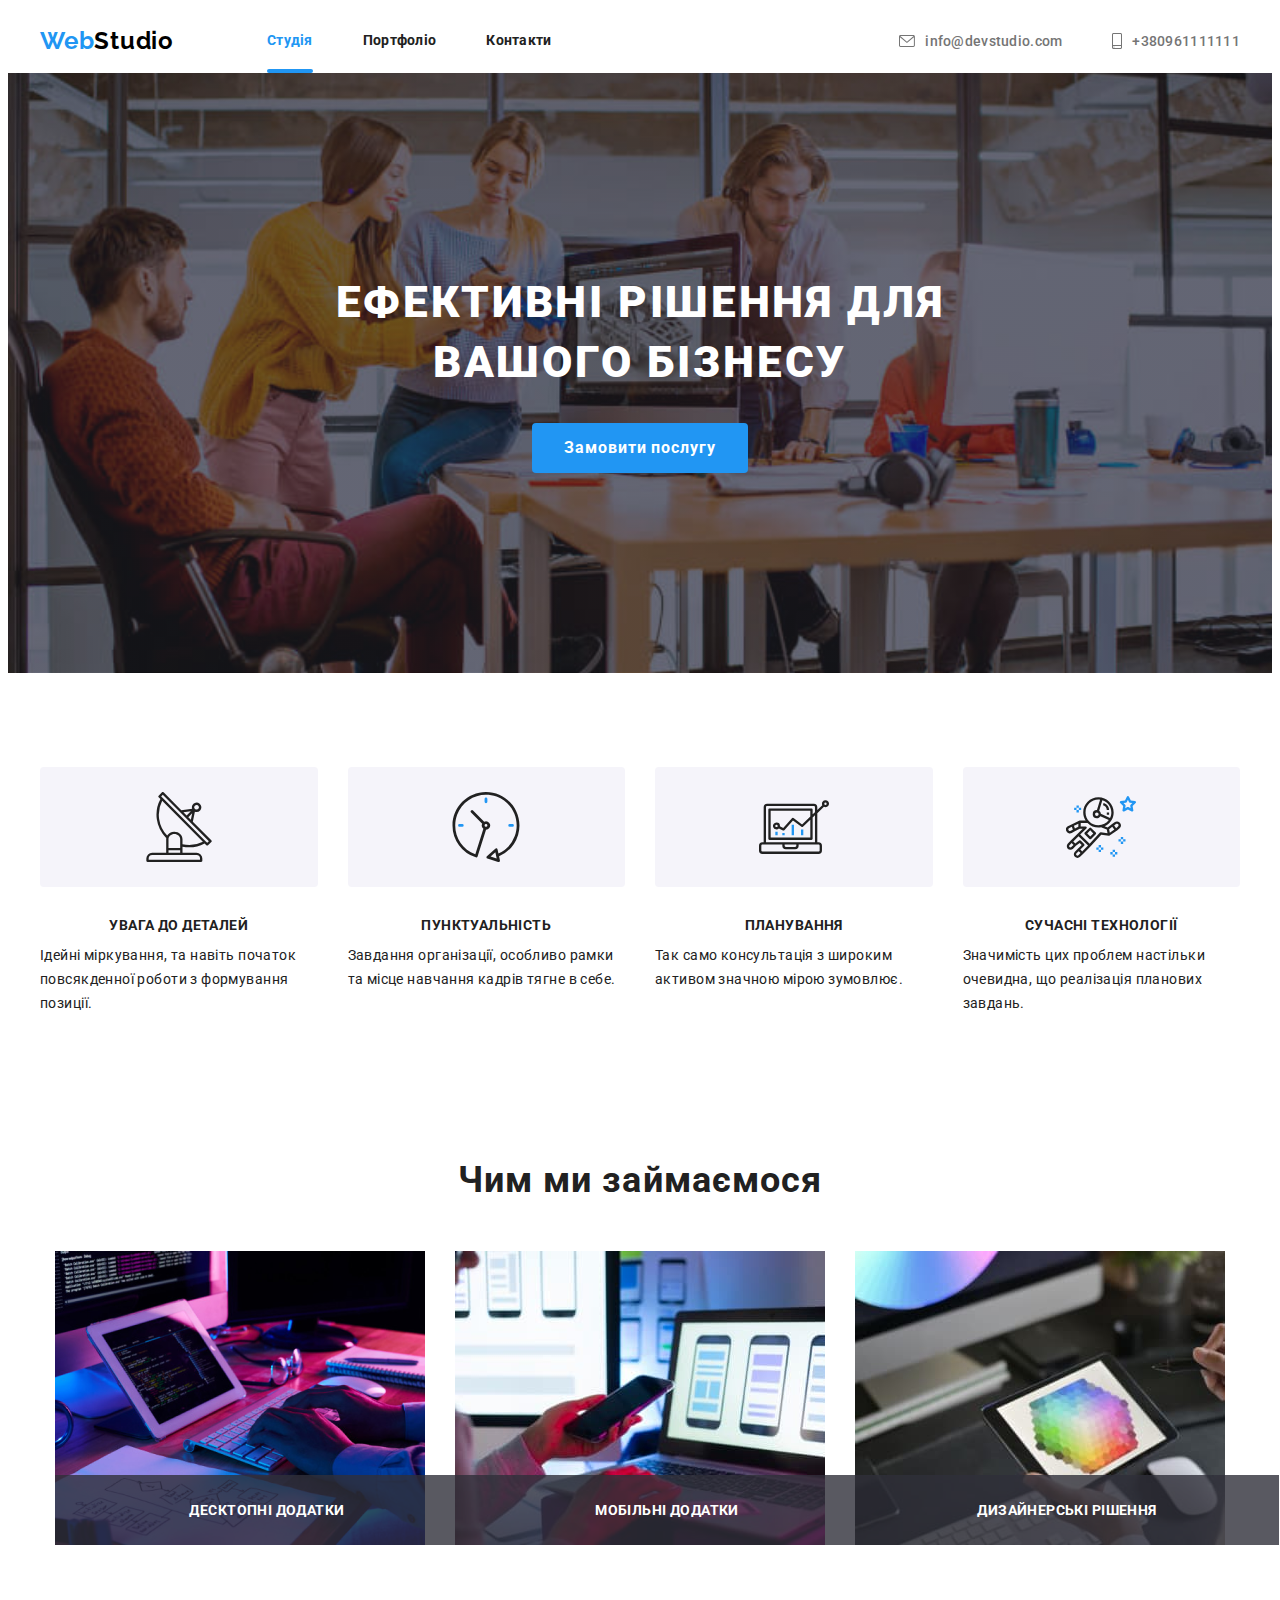
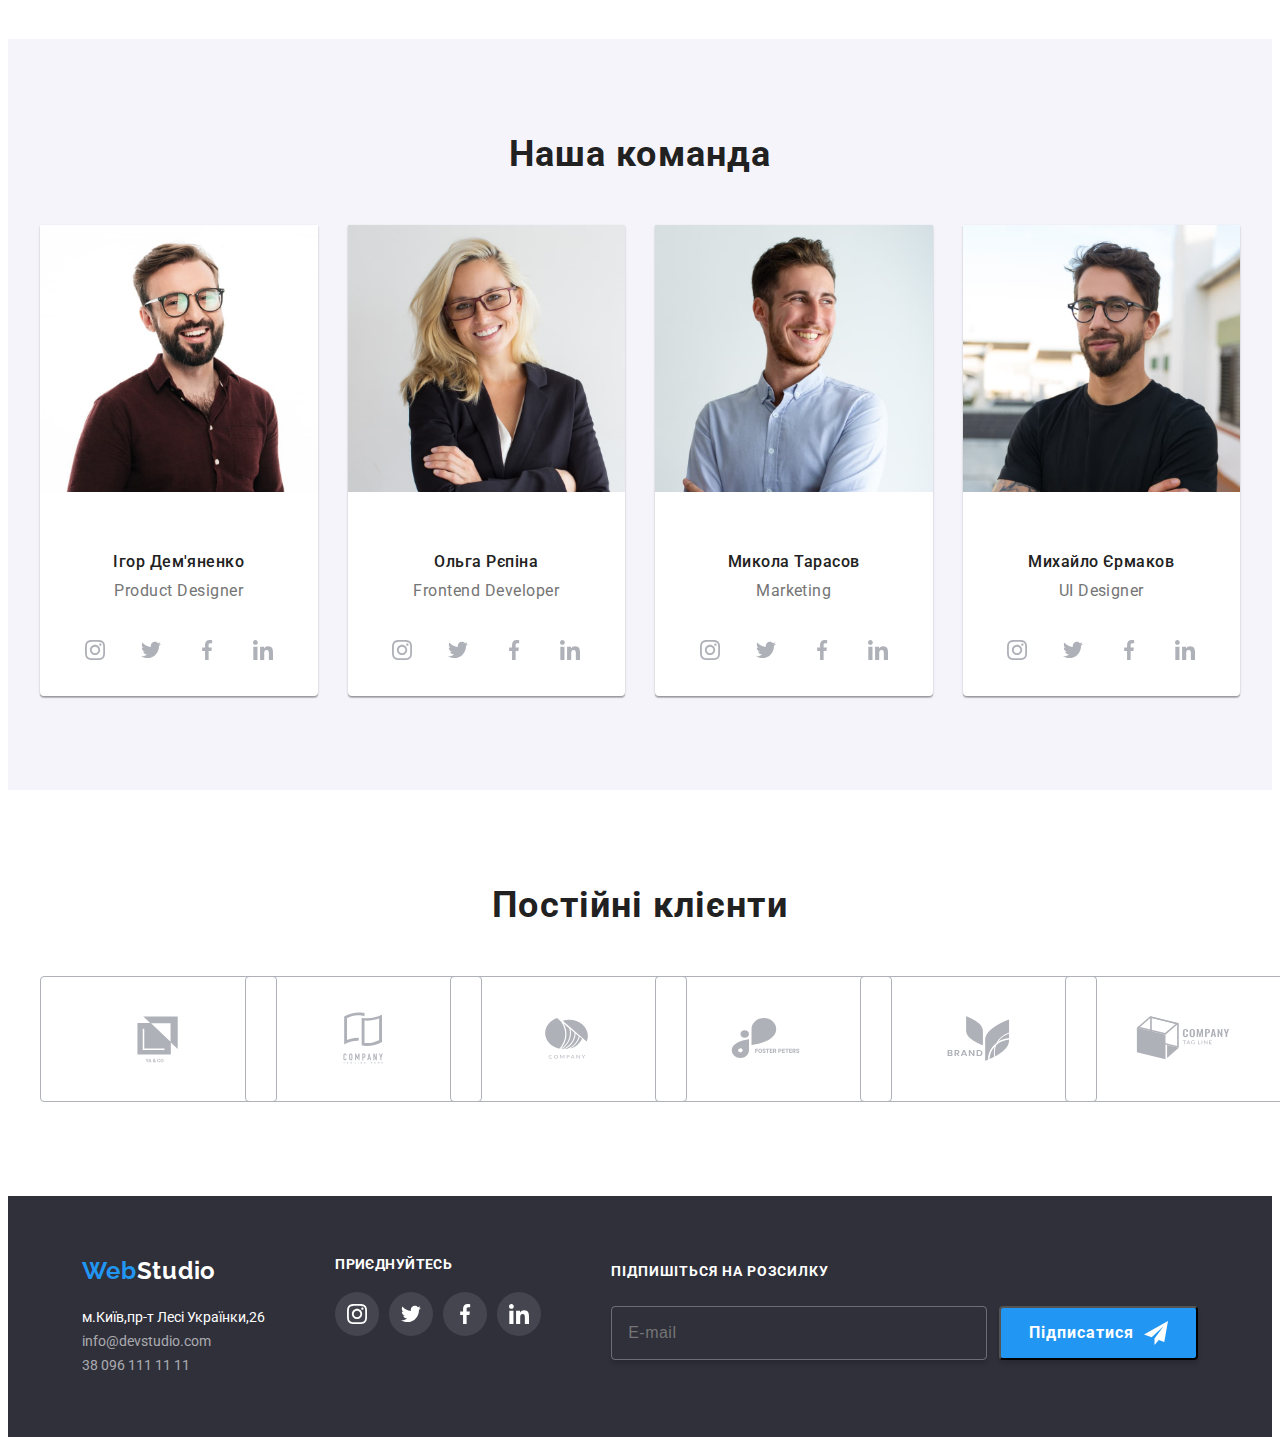
<file: index.html>
<!DOCTYPE html>
<html lang="en">
  <head>
    <meta charset="UTF-8" />
    <meta name="viewport" content="width=device-width, initial-scale=1.0" />
    <title>Webstudio</title>
    <link rel="shortcut icon" href="./images/favicon.svg" type="image/x-icon" />
    <link
      rel="stylesheet"
      href="https://cdnjs.cloudflare.com/ajax/libs/modern-normalize/2.0.0/modern-normalize.min.css"
      integrity="sha512-4xo8blKMVCiXpTaLzQSLSw3KFOVPWhm/TRtuPVc4WG6kUgjH6J03IBuG7JZPkcWMxJ5huwaBpOpnwYElP/m6wg=="
      crossorigin="anonymous"
      referrerpolicy="no-referrer"
    />
    <link rel="preconnect" href="https://fonts.googleapis.com" />
    <link rel="preconnect" href="https://fonts.gstatic.com" crossorigin />
    <link
      href="https://fonts.googleapis.com/css2?family=Raleway:wght@700&family=Roboto:wght@400;500;700;900&display=swap"
      rel="stylesheet"
    />
    <link rel="stylesheet" href="./css/main.min.css" />
  </head>
  <body>
    <header class="header">
    
        <div class=" container header__container">
          <a href="./index.html" class="logo">
            <span class="logo__accent">Web</span>Studio</a
          >
          
          <nav class="nav">
            <ul class="list nav__list">
              <li class="nav__item">
                <a href="./index.html" class="nav__link link nav__link--current"
                  ><b>Студія</b></a
                >
              </li>
              <li class="nav__item">
                <a href="./portfolio.html" class="nav__link link"
                  ><b>Портфоліо</b></a
                >
              </li>
              <li class="nav__item">
                <a href="./index.html" class="nav__link link">
                  <b>Контакти</b></a
                >
              </li>
            </ul>
          </nav>
          <ul class="list info-list">
            <li class="info-list__item">
              <a
                href="mailto:info@devstudio.com"
                target="_blank"
                class="info-list__link link "
                ><svg class="info-list__icon" width="16" height="12">
                  <use href="./images/symbol-defs.svg#icon-email"></use></svg>info@devstudio.com</a >
            </li>
            <li class="info-list__item">
              <a href="tel:+380961111111" class="info-list__link link"
                ><svg class="info-list__icon" width="10" height="16">
                  <use
                    href="./images/symbol-defs.svg#icon-smartphone"
                  ></use></svg>+380961111111</a>
            </li>
          </ul>
          <button type="button" class="menu-btn-open js-open-menu" aria-expanded="false" aria-controls="mobile-menu">
            <a href="#" class="btn-menu">
              <svg width="40" height="40" class="menu__icon">
                <use href="./images/symbol-defs.svg#icon-menu"></use>
              </svg>
            </a>
          </button>
          
          <div class="menu-container js-menu-container" id="mobile-menu">
          
            <nav class="nav-mobile-menu" id="mobile-nav">
              <ul class="list nav-mobile-menu__list">
                <li class="nav-mobile-menu__item">
                  <a href="./index.html" class="nav-mobile-menu__link link nav-mobile-menu__link--carrent" id="menu-item-1" name="menu-item">Студія</a>
                </li>
                <li class="nav-mobile-menu__item">
                  <a href="./portfolio.html" class="nav-mobile-menu__link link" id="menu-item-2"
                    name="menu-item">Портфоліо</a>
                </li>
                <li class="nav-mobile-menu__item">
                  <a href="./index.html" class="nav-mobile-menu__link link" id="menu-item-3" name="menu-item">Контакти</a>
                </li>
              </ul>
            </nav>
          <div>
            <ul class="list info-mobile-menu-list">
              <li class="info-mobile-menu-list__item">
                <a href="tel:+380961111111" class="info-mobile-menu-list__link link">+380961111111</a>
              </li>
              <li class="info-mobile-menu-list__item">
                <a href="mailto:info@devstudio.com" target="_blank" class="info-mobile-menu-list__link link">info@devstudio.com</a>
              </li>
              
            </ul>
          
            <ul class="soc-net-mobile-menu-list list">
              <li class="soc-net-mobile-menu-list__item">
                <a href="https://www.instagram.com/" class="soc-net-mobile-menu-list__link link" target="_blank">Istagram</a>
              </li>
              <li class="soc-net-mobile-menu-list__item">
                <a href="https://twitter.com/" class="soc-net-mobile-menu-list__link link" target="_blank">Twitter</a>
              </li>
              <li class="soc-net-mobile-menu-list__item">
                <a href="https://www.facebook.com/" class="soc-net-mobile-menu-list__link link" target="_blank">Facebook</a>
              </li>
              <li class="soc-net-mobile-menu-list__item">
                <a href="https://fi.linkedin.com/" class="soc-net-mobile-menu-list__link link" target="_blank">Linkedin</a>
              </li>
            </ul>
          </div>
            <button type="button" class="menu-btn-close js-close-menu "aria-expanded="false" aria-controls="mobile-menu">
             
                <svg width="19" height="19" class="menu__icon-close">
                  <use href="./images/symbol-defs.svg#icon-close"></use>
                </svg>
              
            </button>
          
          </div>
          

      </div>
    </header>
    <main class="main">
      <section class="hero">
        <div class="container">
          <h1 class="hero__title">
            ЕФЕКТИВНІ РІШЕННЯ ДЛЯ<br />
            ВАШОГО БІЗНЕСУ
          </h1>
          <button type="button" class="hero__btn btn" data-modal-open>
            Замовити послугу
          </button>
        </div>
      </section>
      <section class="advantages">
        <div class="container">
          <h2 class="visually-hidden">advantages</h2>
          <ul class="advantages__list list">
            <li class="advantages__item">
              <h3 class="advantages__subtitle">Увага до деталей</h3>
              <p class="advantages__text">
                Ідейні міркування, та навіть початок
                повсякденної роботи з формування 
                позиції.
              </p>
            </li>
            <li class="advantages__item">
              <h3 class="advantages__subtitle">Пунктуальність</h3>
              <p class="advantages__text">
                Завдання організації, особливо рамки та місце навчання
                кадрів тягне в себе.
              </p>
            </li>
            <li class="advantages__item">
              <h3 class="advantages__subtitle">Планування</h3>
              <p class="advantages__text">
                Так само консультація з широким
                активом значною мірою зумовлює.
              </p>
            </li>
          <li class="advantages__item">
              <h3 class="advantages__subtitle">Сучасні технології</h3>
              <p class="advantages__text">
                Значимість цих проблем настільки 
                очевидна, що реалізація планових завдань.
              </p>
            </li>
          </ul>
        </div>
      </section>
      <section class="performance">
        <div class="container">
          <h2 class="performance__title">Чим ми займаємося</h2>
          <ul class="performance__list list">
            <li class="performance__item">
              <img
                class="performance__img"
                  srcset="
                                    ./images/performance_webstudio/webstudio_performance_1.jpg 370w
                                       ./images/performance_webstudio/webstudio_performance@2x_1.jpg 900w "
             sizes=" 100%"
                           src="./images/performance_webstudio/webstudio_performance_1.jpg"

                alt="tablet white "
              />
              <h3 class="performance__subtitle">Десктопні додатки</h3>
            </li>
            <li class="performance__item">
              <img
                class="performance__img"
                 srcset="
                                    ./images/performance_webstudio/webstudio_performance_2.jpg 370w
                                       ./images/performance_webstudio/webstudio_performance@2x_2.jpg 900w "
             sizes=" 100%"
                           src="./images/performance_webstudio/webstudio_performance_2.jpg"
                alt="computer"
              />
              <h3 class="performance__subtitle">Мобільні додатки</h3>
            </li>
            <li class="performance__item">
              <img
                class="performance__img"
                 srcset="
                                    ./images/performance_webstudio/webstudio_performance_3.jpg 370w
                                       ./images/performance_webstudio/webstudio_performance@2x_3.jpg 740w "
             sizes=" 100%"
                           src="./images/performance_webstudio/webstudio_performance_3.jpg"
                alt="tablet grey"
              />
              <h3 class="performance__subtitle">Дизайнерські рішення</h3>
            </li>
          </ul>
        </div>
      </section>
      <section class="workers">
        <div class="container">
          <h2 class="workers__title">Наша команда</h2>
          <ul class="workers__list list">
            <li class="workers__item">
              <img
                class="workers__img"
                  srcset="
                                    ./images/webstudio_workers/webstudio_worker_tab_1.jpg    354w,
                                     ./images/workers_webstudio/webstudio_worker_desk_1.jpg    370w,
                                    ./images/workers_webstudio/webstudio_worker_mob_1.jpg    450w,
                                      ./images/workers_webstudio/webstudio_worker_tab@2x_1.jpg 708w,
                                      ./images/workers_webstudio/webstudio_worker_desk@2x_1.jpg 740w,
                                       ./images/workers_webstudio/webstudio_worker_mob@2x_1.jpg 900w "
             sizes="(min-width: 1200px) 370px, (min-width: 768px) 354px, 100%"
                           src="./images/workers_webstudio/webstudio_worker_mob_1.jpg"
                alt="Ігор Дем'яненко"
              />
              <div class="workers__wrapper">
                <h3 class="workers__subtitle">Ігор Дем'яненко</h3>
                <p class="workers__text">Product Designer</p>
                <ul class="workers-soc-net list">
                  <li class="workers-soc-net__item">
                    <a href="" class="workers-soc-net__link">
                      <svg width="20" height="20" class="workers-soc-net__icon">
                        <use
                          href="./images/symbol-defs.svg#icon-instagram"
                        ></use>
                      </svg>
                    </a>
                  </li>
                  <li class="workers-soc-net__item">
                    <a href="" class="workers-soc-net__link">
                      <svg width="20" height="20" class="workers-soc-net__icon">
                        <use href="./images/symbol-defs.svg#icon-twitter"></use>
                      </svg>
                    </a>
                  </li>
                  <li class="workers-soc-net__item">
                    <a href="" class="workers-soc-net__link">
                      <svg width="20" height="20" class="workers-soc-net__icon">
                        <use
                          href="./images/symbol-defs.svg#icon-facebook"
                        ></use>
                      </svg>
                    </a>
                  </li>
                  <li class="workers-soc-net__item">
                    <a href="" class="workers-soc-net__link">
                      <svg width="20" height="20" class="workers-soc-net__icon">
                        <use
                          href="./images/symbol-defs.svg#icon-linkedin"
                        ></use>
                      </svg>
                    </a>
                  </li>
                </ul>
              </div>
            </li>
            <li class="workers__item">
              <img
                class="workers__img" 
                 srcset="
                                    ./images/webstudio_workers/webstudio_worker_tab_2.jpg    354w,
                                     ./images/workers_webstudio/webstudio_worker_desk_2.jpg    370w,
                                    ./images/workers_webstudio/webstudio_worker_mob_2.jpg    450w,
                                      ./images/workers_webstudio/webstudio_worker_tab@2x_2.jpg 708w,
                                      ./images/workers_webstudio/webstudio_worker_desk@2x_2.jpg 740w,
                                       ./images/workers_webstudio/webstudio_worker_mob@2x_2.jpg 900w "
             sizes="(min-width: 1200px) 370px, (min-width: 768px) 354px, 100%"
                           src="./images/workers_webstudio/webstudio_worker_mob_2.jpg"
                alt="Ольга Рєпіна"
              />
              <div class="workers__wrapper">
                <h3 class="workers__subtitle">Ольга Рєпіна</h3>
                <p class="workers__text">Frontend Developer</p>
                <ul class="workers-soc-net list">
                  <li class="workers-soc-net__item">
                    <a href="" class="workers-soc-net__link">
                      <svg width="20" height="20" class="workers-soc-net__icon">
                        <use
                          href="./images/symbol-defs.svg#icon-instagram"
                        ></use>
                      </svg>
                    </a>
                  </li>
                  <li class="workers-soc-net__item">
                    <a href="" class="workers-soc-net__link">
                      <svg width="20" height="20" class="workers-soc-net__icon">
                        <use href="./images/symbol-defs.svg#icon-twitter"></use>
                      </svg>
                    </a>
                  </li>
                  <li class="workers-soc-net__item">
                    <a href="" class="workers-soc-net__link">
                      <svg width="20" height="20" class="workers-soc-net__icon">
                        <use
                          href="./images/symbol-defs.svg#icon-facebook"
                        ></use>
                      </svg>
                    </a>
                  </li>
                  <li class="workers-soc-net__item">
                    <a href="" class="workers-soc-net__link">
                      <svg width="20" height="20" class="workers-soc-net__icon">
                        <use
                          href="./images/symbol-defs.svg#icon-linkedin"
                        ></use>
                      </svg>
                    </a>
                  </li>
                </ul>
              </div>
            </li>
            <li class="workers__item">
              <img
                class="workers__img"
                        srcset="
                                    ./images/webstudio_workers/webstudio_worker_tab_3.jpg    354w,
                                     ./images/workers_webstudio/webstudio_worker_desk_3.jpg    370w,
                                    ./images/workers_webstudio/webstudio_worker_mob_3.jpg    450w,
                                      ./images/workers_webstudio/webstudio_worker_tab@2x_3.jpg 708w,
                                      ./images/workers_webstudio/webstudio_worker_desk@2x_3.jpg 740w,
                                       ./images/workers_webstudio/webstudio_worker_mob@2x_3.jpg 900w "
             sizes="(min-width: 1200px) 370px, (min-width: 768px) 354px, 100%"
                           src="./images/workers_webstudio/webstudio_worker_mob_3.jpg"
                alt="Микола Тарасов"
              />
              <div class="workers__wrapper">
                <h3 class="workers__subtitle">Микола Тарасов</h3>
                <p class="workers__text">Marketing</p>
                <ul class="workers-soc-net list">
                  <li class="workers-soc-net__item">
                    <a href="" class="workers-soc-net__link">
                      <svg width="20" height="20" class="workers-soc-net__icon">
                        <use
                          href="./images/symbol-defs.svg#icon-instagram"
                        ></use>
                      </svg>
                    </a>
                  </li>
                  <li class="workers-soc-net__item">
                    <a href="" class="workers-soc-net__link">
                      <svg width="20" height="20" class="workers-soc-net__icon">
                        <use href="./images/symbol-defs.svg#icon-twitter"></use>
                      </svg>
                    </a>
                  </li>
                  <li class="workers-soc-net__item">
                    <a href="" class="workers-soc-net__link">
                      <svg width="20" height="20" class="workers-soc-net__icon">
                        <use
                          href="./images/symbol-defs.svg#icon-facebook"
                        ></use>
                      </svg>
                    </a>
                  </li>
                  <li class="workers-soc-net__item">
                    <a href="" class="workers-soc-net__link">
                      <svg width="20" height="20" class="workers-soc-net__icon">
                        <use
                          href="./images/symbol-defs.svg#icon-linkedin"
                        ></use>
                      </svg>
                    </a>
                  </li>
                </ul>
              </div>
            </li>
            <li class="workers__item">
              <img
                class="workers__img"
                 srcset="
                                    ./images/webstudio_workers/webstudio_worker_tab_4.jpg    354w,
                                     ./images/workers_webstudio/webstudio_worker_desk_4.jpg    370w,
                                    ./images/workers_webstudio/webstudio_worker_mob_4.jpg    450w,
                                      ./images/workers_webstudio/webstudio_worker_tab@2x_4.jpg 708w,
                                      ./images/workers_webstudio/webstudio_worker_desk@2x_4.jpg 740w,
                                       ./images/workers_webstudio/webstudio_worker_mob@2x_4.jpg 900w "
             sizes="(min-width: 1200px) 370px, (min-width: 768px) 354px, 100%"
                           src="./images/workers_webstudio/webstudio_worker_mob_4.jpg"
                alt="Михайло Єрмаков"
              />
              <div class="workers__wrapper">
                <h3 class="workers__subtitle">Михайло Єрмаков</h3>
                <p class="workers__text">UI Designer</p>
                <ul class="workers-soc-net list">
                  <li class="workers-soc-net__item">
                    <a href="" class="workers-soc-net__link">
                      <svg width="20" height="20" class="workers-soc-net__icon">
                        <use
                          href="./images/symbol-defs.svg#icon-instagram"
                        ></use>
                      </svg>
                    </a>
                  </li>
                  <li class="workers-soc-net__item">
                    <a href="" class="workers-soc-net__link">
                      <svg width="20" height="20" class="workers-soc-net__icon">
                        <use href="./images/symbol-defs.svg#icon-twitter"></use>
                      </svg>
                    </a>
                  </li>
                  <li class="workers-soc-net__item">
                    <a href="" class="workers-soc-net__link">
                      <svg width="20" height="20" class="workers-soc-net__icon">
                        <use
                          href="./images/symbol-defs.svg#icon-facebook"
                        ></use>
                      </svg>
                    </a>
                  </li>
                  <li class="workers-soc-net__item">
                    <a href="" class="workers-soc-net__link">
                      <svg width="20" height="20" class="workers-soc-net__icon">
                        <use
                          href="./images/symbol-defs.svg#icon-linkedin"
                        ></use>
                      </svg>
                    </a>
                  </li>
                </ul>
              </div>
            </li>
          </ul>
        </div>
      </section>
      <section class="clients">
        <div class="container">
          <h2 class="clients__title">Постійні клієнти</h2>
          <ul class="clients__list list">
            <li class="clients__item">
              <a href="" class="clients__link">
                <svg width="105" height="66" class="clients__icon">
                  <use href="./images/symbol-defs.svg#icon-yago"></use>
                </svg>
              </a>
            </li>
            <li class="clients__item">
              <a href="" class="clients__link">
                <svg width="105" height="66" class="clients__icon">
                  <use href="./images/symbol-defs.svg#icon-tagline-here"></use>
                </svg>
              </a>
            </li>
            <li class="clients__item">
              <a href="" class="clients__link">
                <svg width="105" height="66" class="clients__icon">
                  <use href="./images/symbol-defs.svg#icon-company"></use>
                </svg>
              </a>
            </li>
            <li class="clients__item">
              <a href="" class="clients__link">
                <svg width="105" height="66" class="clients__icon">
                  <use href="./images/symbol-defs.svg#icon-fosterpeters"></use>
                </svg>
              </a>
            </li>
            <li class="clients__item">
              <a href="" class="clients__link">
                <svg width="105" height="66" class="clients__icon">
                  <use href="./images/symbol-defs.svg#icon-brandcompany"></use>
                </svg>
              </a>
            </li>
            <li class="clients__item">
              <a href="" class="clients__link">
                <svg width="105" height="66" class="clients__icon">
                  <use href="./images/symbol-defs.svg#icon-tagline"></use>
                </svg>
              </a>
            </li>
          </ul>
        </div>
      </section>
    </main>
    <footer class="footer">
      <div class="container">
        <div>
          <a href="/index.html" class="footer__logo logo">
            <span class="logo__accent">Web</span>Studio</a
          >
          <address class="address">
            <a
              class="address__link"
              href="https://goo.gl/maps/wJGUWYpMPXE8eBvSA"
              target="_blank"
              >м.Київ,пр-т Лесі Українки,26</a
            ><br />
            <a
              class="address__link"
              href="mailto:info@devstudio.com"
              target="_blank"
              >info@devstudio.com</a
            ><br />
            <a class="address__link" href="tel:+380961111111"
              >38 096 111 11 11</a
            >
          </address>
        </div>
        <div>
          <p class="footer__text">приєднуйтесь</p>
          <ul class="footer-soc-net list">
            <li class="footer-soc-net__item">
              <a href="" class="footer-soc-net__link">
                <svg width="20" height="20" class="footer-soc-net__icon">
                  <use href="./images/symbol-defs.svg#icon-instagram"></use>
                </svg>
              </a>
            </li>
            <li class="footer-soc-net__item">
              <a href="" class="footer-soc-net__link">
                <svg width="20" height="20" class="footer-soc-net__icon">
                  <use href="./images/symbol-defs.svg#icon-twitter"></use>
                </svg>
              </a>
            </li>
            <li class="footer-soc-net__item">
              <a href="" class="footer-soc-net__link">
                <svg width="20" height="20" class="footer-soc-net__icon">
                  <use href="./images/symbol-defs.svg#icon-facebook"></use>
                </svg>
              </a>
            </li>
            <li class="footer-soc-net__item">
              <a href="" class="footer-soc-net__link">
                <svg width="20" height="20" class="footer-soc-net__icon">
                  <use href="./images/symbol-defs.svg#icon-linkedin"></use>
                </svg>
              </a>
            </li>
          </ul>
        </div>
        <div class="footer__div">
          <p class="footer-div__text">Підпишіться на розсилку</p>
          <form class="footer__form">
            <input
              type="email"
              name="email"
              placeholder="E-mail"
              class="footer__input"
            />
            <button type="submit" class="footer__btn btn">Підписатися</button>
          </form>
        </div>
      </div>
    </footer>

    <div class="backdrop is-hidden" data-modal>
      <div class="modal">
        <button type="”button”" class="modal__btn-close" data-modal-close>
          <svg width="13" height="13" class="modal-icon">
            <use href="./images/symbol-defs.svg#icon-close"></use>
          </svg>
        </button>
        <p class="modal__title">Залиште свої дані, ми вам передзвонимо</p>
        <form class="modal__form">
          <label class="modal__label"
            >Ім'я
            <input
              type="text"
              name="name"
              autofocus
              class="modal__input"
              required
            />
            <svg width="18" height="18" class="modal__icon">
              <use href="./images/symbol-defs.svg#icon-person"></use>
            </svg>
          </label>
          <label class="modal__label"
            >Телефон
            <input type="text" name="text" class="modal__input" required />
            <svg width="18" height="18" class="modal__icon">
              <use href="./images/symbol-defs.svg#icon-phone"></use>
            </svg>
          </label>
          <label class="modal__label"
            >Пошта
            <input type="email" name="email" class="modal__input" required />
            <svg width="18" height="18" class="modal__icon">
              <use href="./images/symbol-defs.svg#icon-email-modal"></use>
            </svg>
          </label>
          <label class="modal__label"
            >Коментар
            <textarea
              name="comment"
              cols="30"
              rows="10"
              placeholder="Введіть текст"
              class="modal__textarea"
            ></textarea>
          </label>
          <label class="modal__checkbox">
            <input type="checkbox" class="modal__checkbox-input visually-hidden" />
            <div class="modal__checkbox-custom"> </div>
            <p class="modal__text-rules">
              Погоджуюся з розсилкою та приймаю
              <a href="" class="modal__link">Умови договору</a>
            </p>
          </label>
          <button type="submit" class="modal__btn btn">Відправити</button>
        </form>
      </div>
    </div> </footer>
    <script src="./js/modal.js"></script>
    <script src="./js/mobile-menu.js"></script>
  </body>
</html>
</file>
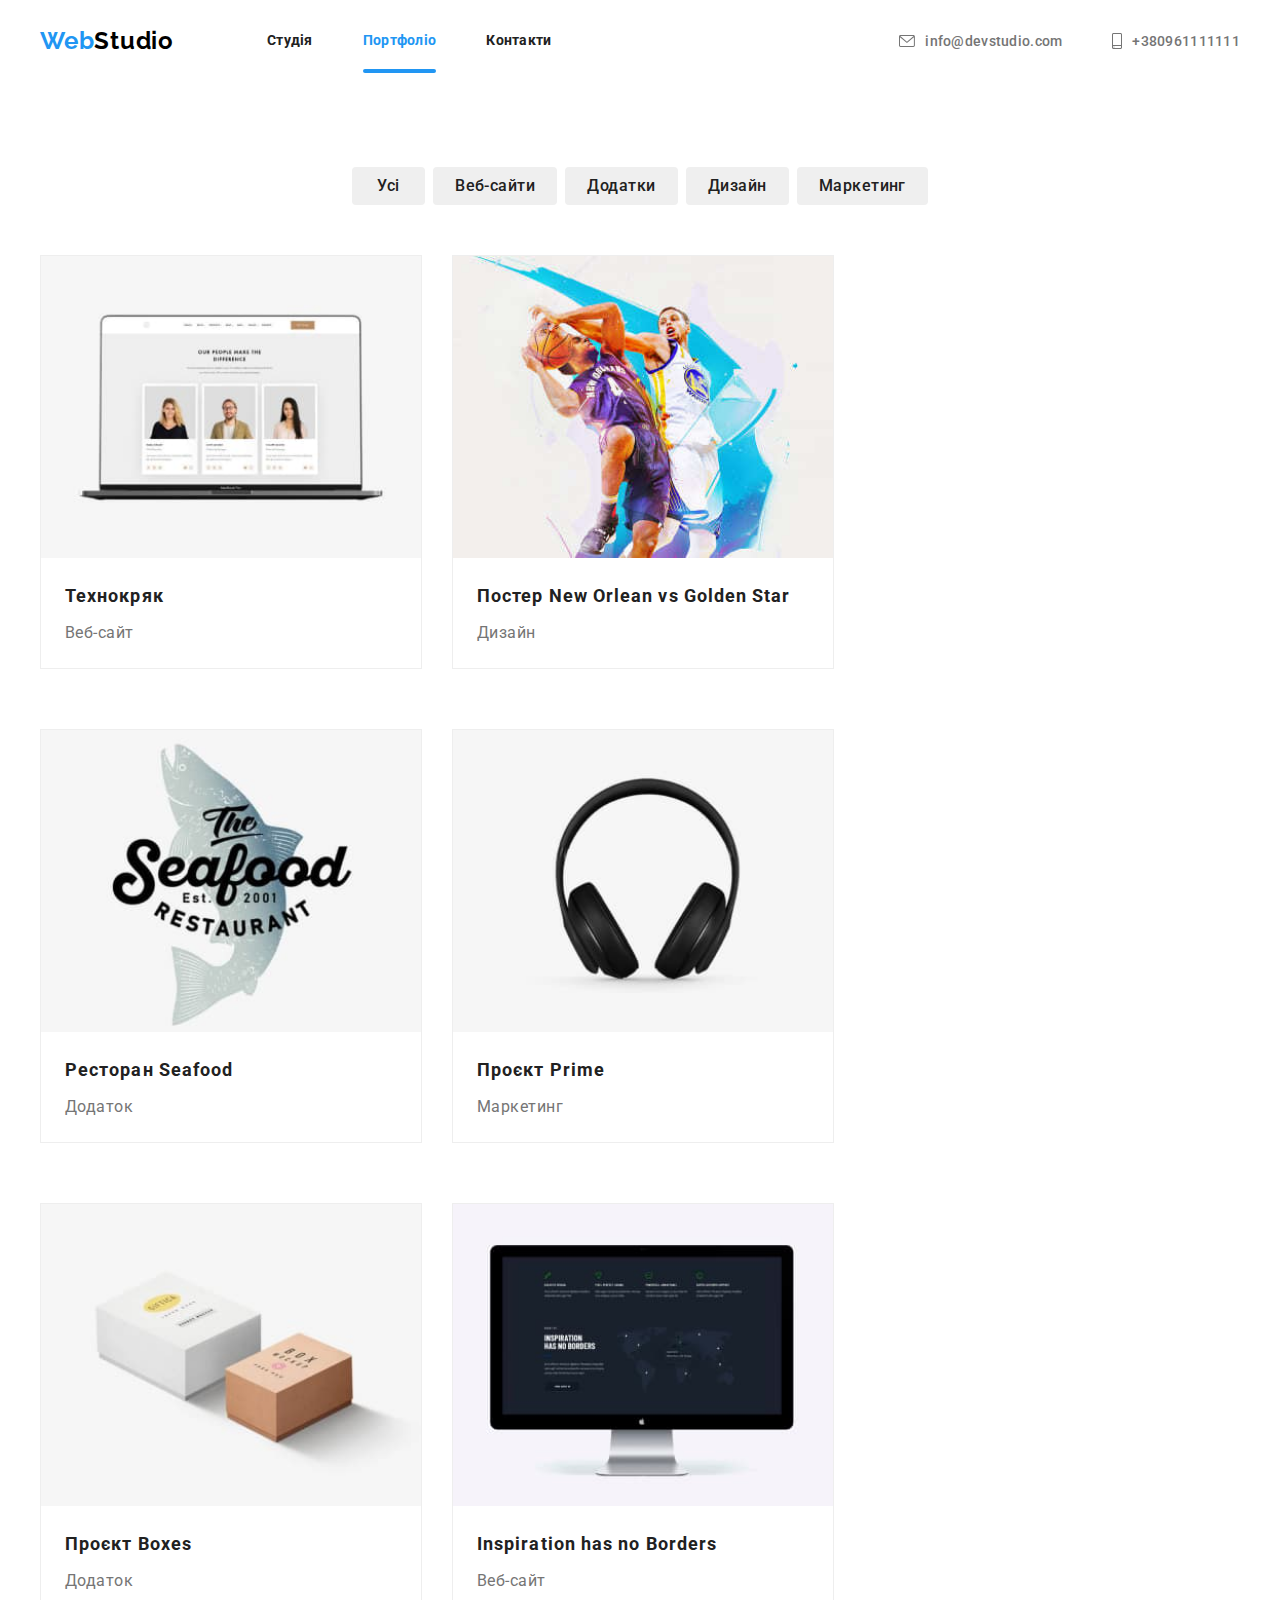
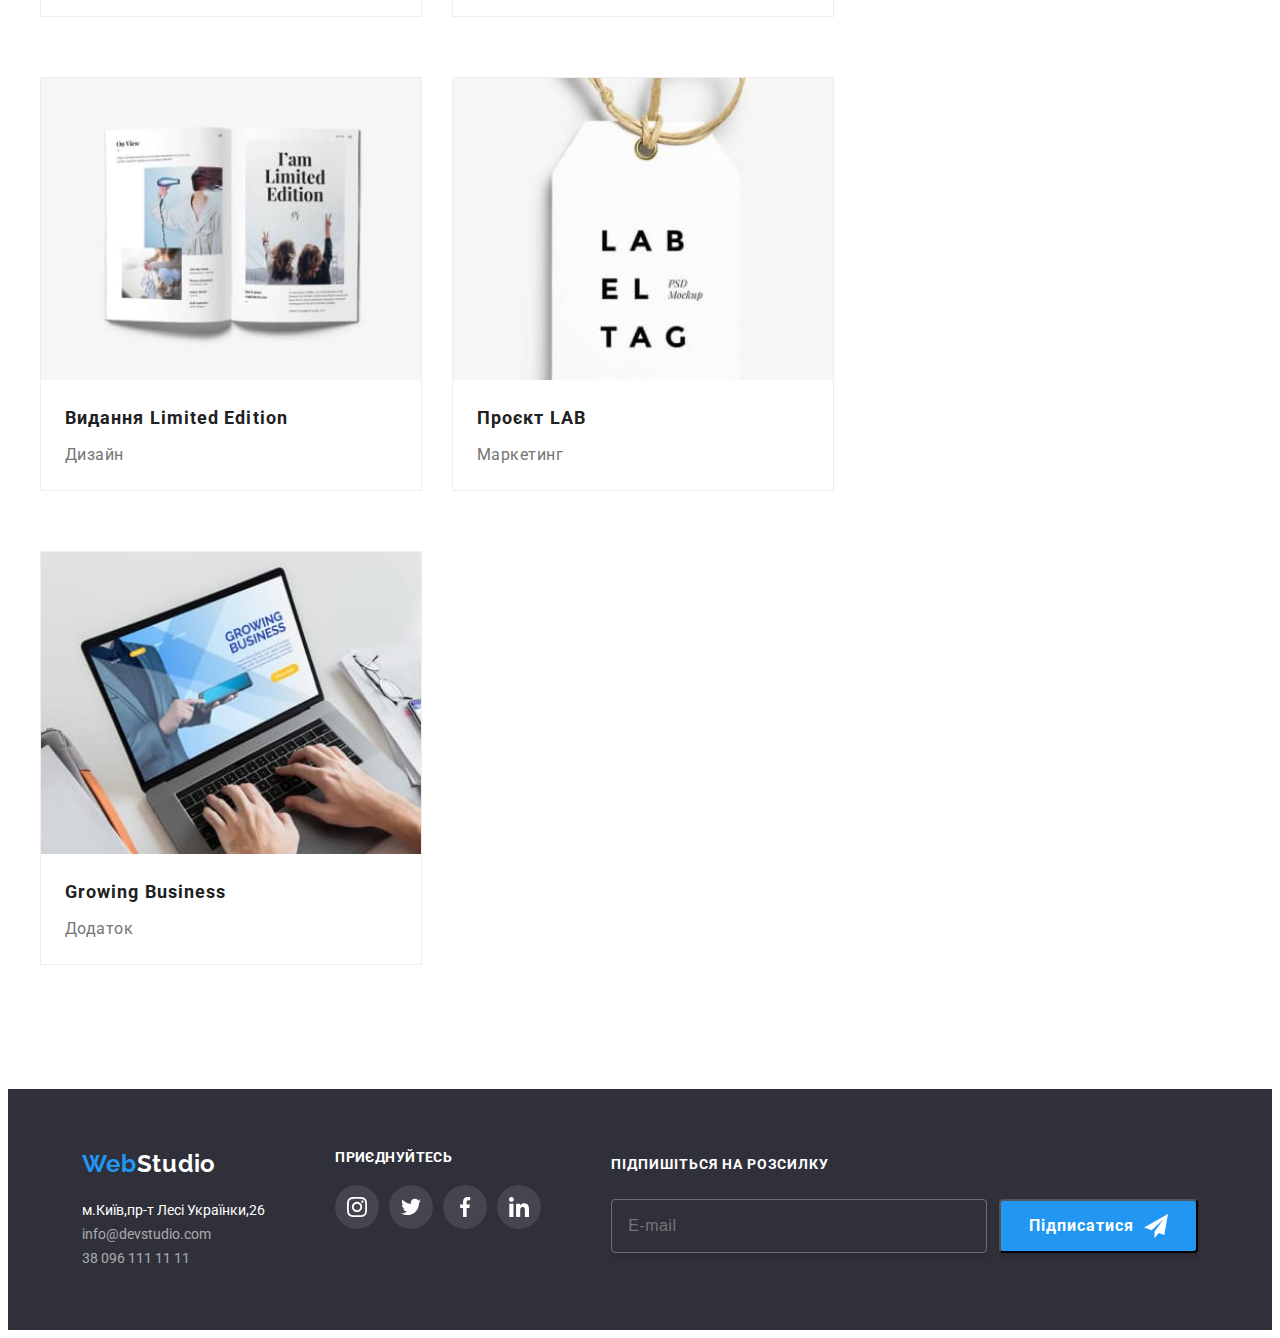
<file: portfolio.html>
<!DOCTYPE html>
<html lang="en">
<head>
  <meta charset="UTF-8" />
  <meta name="viewport" content="width=device-width, initial-scale=1.0" />
  <title>Портфоліо</title>
  <link rel="shortcut icon" href="./images/favicon.svg" type="image/x-icon">
  <link rel="stylesheet" href="https://cdnjs.cloudflare.com/ajax/libs/modern-normalize/2.0.0/modern-normalize.min.css"
    integrity="sha512-4xo8blKMVCiXpTaLzQSLSw3KFOVPWhm/TRtuPVc4WG6kUgjH6J03IBuG7JZPkcWMxJ5huwaBpOpnwYElP/m6wg=="
    crossorigin="anonymous" referrerpolicy="no-referrer" />
  <link rel="preconnect" href="https://fonts.googleapis.com" />
  <link rel="preconnect" href="https://fonts.gstatic.com" crossorigin />
  <link href="https://fonts.googleapis.com/css2?family=Raleway:wght@700&family=Roboto:wght@400;500;700;900&display=swap"
    rel="stylesheet" />
  <link rel="stylesheet" href="./css/main.min.css">
</head>
<body class="second-page">
  <header class="header"> 
    <div class="container header__container">
      <a href="./index.html" class="logo"> <span class="logo__accent">Web</span>Studio</a>
      
      <nav class="nav">
        <ul class="list nav__list">
          <li class="nav__item">
            <a href="./index.html" class="nav__link link"><b>Студія</b></a>
          </li>
          <li class="nav__item">
            <a href="./portfolio.html" class=" nav__link link nav__link--current"><b>Портфоліо</b></a>
          </li>
          <li class="nav__item">
            <a href="./index.html" class="nav__link link"> <b>Контакти</b></a>
          </li>
        </ul>
      </nav>
      <ul class=" list info-list">
        <li class="info-list__item"> <a href="mailto:info@devstudio.com" target="_blank" class="info-list__link"><svg
              class="info-list__icon" width="16" height="12">
              <use href="./images/symbol-defs.svg#icon-email"></use>
            </svg>info@devstudio.com</a> </li>
        <li class="info-list__item"><a href="tel:+380961111111" class="info-list__link"><svg class="info-list__icon" width="10"
              height="16">
              <use href="./images/symbol-defs.svg#icon-smartphone"></use>
            </svg>+380961111111</a></li>
      </ul>
      <button type="button" class="menu-btn-open js-open-menu" aria-expanded="false" aria-controls="mobile-menu">
        <a href="#" class="btn-menu">
          <svg width="40" height="40" class="menu__icon">
            <use href="./images/symbol-defs.svg#icon-menu"></use>
          </svg>
        </a>
      </button>
      
      </div>
      <div class="menu-container js-menu-container" id="mobile-menu">
        <nav class="nav-mobile-menu" id="mobile-nav">
          <ul class="list nav-mobile-menu__list">
            <li class="nav-mobile-menu__item">
              <a href="./index.html" class="nav-mobile-menu__link link" id="menu-item-1" name="menu-item">Студія</a>
            </li>
            <li class="nav-mobile-menu__item">
              <a href="./portfolio.html" class="nav-mobile-menu__link link nav-mobile-menu__link--carrent" id="menu-item-2"
                name="menu-item">Портфоліо</a>
            </li>
            <li class="nav-mobile-menu__item">
              <a href="./index.html" class="nav-mobile-menu__link link" id="menu-item-3" name="menu-item">Контакти</a>
            </li>
          </ul>
        </nav>
      
        <ul class="list info-mobile-menu-list">
          <li class="info-mobile-menu-list__item">
            <a href="tel:+380961111111" class="info-mobile-menu-list__link">+380961111111</a>
          </li>
          <li class="info-mobile-menu-list__item">
            <a href="mailto:info@devstudio.com" target="_blank" class="info-mobile-menu-list__link">info@devstudio.com</a>
          </li>
          
        </ul>
      
        <ul class="soc-net-mobile-menu-list list">
          <li class="soc-net-mobile-menu-list__item">
            <a href="https://www.instagram.com/" class="soc-net-mobile-menu-list__link link">instagram</a>
          </li>
          <li class="soc-net-mobile-menu-list__item">
            <a href="https://twitter.com/" class="soc-net-mobile-menu-list__link link">Twitter</a>
          </li>
          <li class="soc-net-mobile-menu-list__item">
            <a href="https://www.facebook.com/" class="soc-net-mobile-menu-list__link link">Facebook</a>
          </li>
          <li class="soc-net-mobile-menu-list__item">
            <a href="https://fi.linkedin.com/" class="soc-net-mobile-menu-list__link link">Linkedin</a>
          </li>
        </ul>
      
        <button type="button" class="menu-btn-close js-close-menu">
         
            <svg width="13" height="13" class="menu__icon-close">
              <use href="./images/symbol-defs.svg#icon-close"></use>
            </svg>
          
        </button>
        </div>
      </div>
  </header>
  <main class="main">
    <section class="projects">
      <h2 class="visually-hidden">projects</h2>
      <div class="container">
        <ul class="filters__list list">
          <li class="filters__item">
            <button type="button" class="filters__btn">Усі</button>
          </li>
          <li class="filters__item">
            <button type="button" class="filters__btn">Веб-сайти</button>
          </li>
          <li class="filters__item">
            <button type="button" class="filters__btn">Додатки</button>
          </li>
          <li class="filters__item">
            <button type="button" class="filters__btn">Дизайн</button>
          </li>
          <li class="filters__item">
            <button type="button" class="filters__btn">Маркетинг</button>
          </li>
        </ul>
        <ul class="projects__list list">
          <li class="projects__item">
            <a href="" class="projects__link link">
              <div class="projects__wrapper-image">
                <picture>
                  <source
                    srcset="./images/portfolio_webstudio/webstudio_portfolio_desk_1.jpg 1x, ./images/portfolio_webstudio/@2xwebstudio_portfolio_desk@2x_1.jpg 2x"
                    media="(min-width:1200px)" sizes=”370px” />
                  <source
                    srcset="./images/portfolio_webstudio/webstudio_portfolio_tab_1.jpg 1x, ./images/portfolio_webstudio/@2x/webstudio_portfolio_tab@2x_1.jpg 2x"
                    media="(min-width:768px)" sizes=”354px” />
                  <source
                    srcset="./images/portfolio_webstudio/webstudio_portfolio_mob_1.jpg 1x, ./images/portfolio_webstudio/@2x/webstudio_portfolio_mob@2x_1.jpg 2x"
                    media="(max-width:767px)" / sizes=”100%”>
                  <img class="projects__img" src="./images/portfolio_webstudio/webstudio_portfolio_desk_1.jpg" alt="laptop" />
                </picture>
                <div class="projects__overley">
                  <p class="projects__overley-text">Ресурс пропонує комплексні пропозиції з різним рівнем функціоналу та
                    сервісів. Все це дозволить відвідувачу отримати
                    вичерпні відомості про компанію чи приватну особу.</p>
                </div>
              </div>
              <div class="projects__wrapper-info">
                <h2 class="projects__subtitle">Технокряк</h2>
                <p class="projects__text">Веб-сайт</p>
              </div>
            </a>
          </li>
          <li class="projects__item">
            <a href="" class="projects__link link">
              <div class="projects__wrapper-image">
                <picture>
                  <source
                    srcset="./images/portfolio_webstudio/webstudio_portfolio_desk_2.jpg 1x, ./images/portfolio_webstudio/@2xwebstudio_portfolio_desk@2x_2.jpg 2x"
                    media="(min-width:1200px)" sizes=”370px” />
                  <source
                    srcset="./images/portfolio_webstudio/webstudio_portfolio_tab_2.jpg 1x, ./images/portfolio_webstudio/@2x/webstudio_portfolio_tab@2x_2.jpg 2x"
                    media="(min-width:768px)" sizes=”354px” />
                  <source
                    srcset="./images/portfolio_webstudio/webstudio_portfolio_mob_2.jpg 1x, ./images/portfolio_webstudio/@2x/webstudio_portfolio_mob@2x_2.jpg 2x"
                    media="(max-width:767px)" / sizes=”100%”>
                 <img class="projects__img" src="./images/portfolio_webstudio/webstudio_portfolio_desk_2.jpg" alt="basketball players" />
                </picture>
                <div class="projects__overley">
                  <p class="projects__overley-text">Ресурс пропонує комплексні пропозиції з різним рівнем функціоналу та
                    сервісів. Все це дозволить відвідувачу
                    отримати
                    вичерпні відомості про компанію чи приватну особу.</p>
                </div>
              </div>
              <div class="projects__wrapper-info">
                <h2 class="projects__subtitle">
                  Постер New Orlean vs Golden Star
                </h2>
                <p class="projects__text">Дизайн</p>
              </div>
            </a>
          </li>
          <li class="projects__item">
            <a href="" class="projects__link link">
              <div class="projects__wrapper-image">
                <picture>
                  <source
                    srcset="./images/portfolio_webstudio/webstudio_portfolio_desk_3.jpg 1x, ./images/portfolio_webstudio/@2xwebstudio_portfolio_desk@2x_3.jpg 2x"
                    media="(min-width:1200px)" sizes=”370px” />
                  <source
                    srcset="./images/portfolio_webstudio/webstudio_portfolio_tab_3.jpg 1x, ./images/portfolio_webstudio/@2x/webstudio_portfolio_tab@2x_3.jpg 2x"
                    media="(min-width:768px)" sizes=”354px” />
                  <source
                    srcset="./images/portfolio_webstudio/webstudio_portfolio_mob_3.jpg 1x, ./images/portfolio_webstudio/@2x/webstudio_portfolio_mob@2x_3.jpg 2x"
                    media="(max-width:767px)" / sizes=”100%”>
                <img class="projects__img" src="./images/portfolio_webstudio/webstudio_portfolio_desk_3.jpg" alt="fish" />
                </picture>
                
                <div class="projects__overley">
                  <p class="projects__overley-text">Ресурс пропонує комплексні пропозиції з різним рівнем функціоналу та
                    сервісів. Все це дозволить відвідувачу
                    отримати
                    вичерпні відомості про компанію чи приватну особу.</p>
                </div>
              </div>
              <div class="projects__wrapper-info">
                <h2 class="projects__subtitle">Ресторан Seafood</h2>
                <p class="projects__text">Додаток</p>
              </div>
            </a>
          </li>
          <li class="projects__item">
            <a href="" class="projects__link link">
              <div class="projects__wrapper-image">
                <picture>
                  <source
                    srcset="./images/portfolio_webstudio/webstudio_portfolio_desk_4.jpg 1x, ./images/portfolio_webstudio/@2xwebstudio_portfolio_desk@2x_4.jpg 2x"
                    media="(min-width:1200px)" sizes=”370px” />
                  <source
                    srcset="./images/portfolio_webstudio/webstudio_portfolio_tab_4.jpg 1x, ./images/portfolio_webstudio/@2x/webstudio_portfolio_tab@2x_4.jpg 2x"
                    media="(min-width:768px)" sizes=”354px” />
                  <source
                    srcset="./images/portfolio_webstudio/webstudio_portfolio_mob_4.jpg 1x, ./images/portfolio_webstudio/@2x/webstudio_portfolio_mob@2x_4.jpg 2x"
                    media="(max-width:767px)" / sizes=”100%”>
                  <img class="projects__img" src="./images/portfolio_webstudio/webstudio_portfolio_desk_4.jpg" alt="earphones" />
                </picture>
                <div class="projects__overley">
                  <p class="projects__overley-text">Ресурс пропонує комплексні пропозиції з різним рівнем функціоналу та
                    сервісів. Все це дозволить відвідувачу
                    отримати
                    вичерпні відомості про компанію чи приватну особу.</p>
                </div>
              </div>
              <div class="projects__wrapper-info">
                <h2 class="projects__subtitle">Проєкт Prime</h2>
                <p class="projects__text">Маркетинг</p>
              </div>
            </a>
          </li>
          <li class="projects__item">
            <a href="" class="projects__link link">
              <div class="projects__wrapper-image">
                <picture>
                  <source
                    srcset="./images/portfolio_webstudio/webstudio_portfolio_desk_5.jpg 1x, ./images/portfolio_webstudio/@2xwebstudio_portfolio_desk@2x_5.jpg 2x"
                    media="(min-width:1200px)" sizes=”370px” />
                  <source
                    srcset="./images/portfolio_webstudio/webstudio_portfolio_tab_5.jpg 1x, ./images/portfolio_webstudio/@2x/webstudio_portfolio_tab@2x_5.jpg 2x"
                    media="(min-width:768px)" sizes=”354px” />
                  <source
                    srcset="./images/portfolio_webstudio/webstudio_portfolio_mob_5.jpg 1x, ./images/portfolio_webstudio/@2x/webstudio_portfolio_mob@2x_5.jpg 2x"
                    media="(max-width:767px)" / sizes=”100%”>
                  
                </picture>
                <img class="projects__img" src="./images/portfolio_webstudio/webstudio_portfolio_desk_5.jpg" alt="boxes" />
                <div class="projects__overley">
                  <p class="projects__overley-text">Ресурс пропонує комплексні пропозиції з різним рівнем функціоналу та
                    сервісів. Все це дозволить відвідувачу
                    отримати
                    вичерпні відомості про компанію чи приватну особу.</p>
                </div>
              </div>
              <div class="projects__wrapper-info">
                <h2 class="projects__subtitle">Проєкт Boxes</h2>
                <p class="projects__text">Додаток</p>
              </div>
            </a>
          </li>
          <li class="projects__item">
            <a href="" class="projects__link link">
              <div class="projects__wrapper-image">
                <picture>
                  <source
                    srcset="./images/portfolio_webstudio/webstudio_portfolio_desk_6.jpg 1x, ./images/portfolio_webstudio/@2xwebstudio_portfolio_desk@2x_6.jpg 2x"
                    media="(min-width:1200px)" sizes=”370px” />
                  <source
                    srcset="./images/portfolio_webstudio/webstudio_portfolio_tab_6.jpg 1x, ./images/portfolio_webstudio/@2x/webstudio_portfolio_tab@2x_6.jpg 2x"
                    media="(min-width:768px)" sizes=”354px” />
                  <source
                    srcset="./images/portfolio_webstudio/webstudio_portfolio_mob_6.jpg 1x, ./images/portfolio_webstudio/@2x/webstudio_portfolio_mob@2x_6.jpg 2x"
                    media="(max-width:767px)" / sizes=”100%”>
                  <img class="projects__img" src="./images/portfolio_webstudio/webstudio_portfolio_desk_6.jpg" alt="computer" />
                </picture>
                
                <div class="projects__overley">
                  <p class="projects__overley-text">Ресурс пропонує комплексні пропозиції з різним рівнем функціоналу та
                    сервісів. Все це дозволить відвідувачу
                    отримати
                    вичерпні відомості про компанію чи приватну особу.</p>
                </div>
              </div>
              <div class="projects__wrapper-info">
                <h2 class="projects__subtitle">Inspiration has no Borders</h2>
                <p class="projects__text">Веб-сайт</p>
              </div>
            </a>
          </li>
          <li class="projects__item">
            <a href="" class="projects__link link">
              <div class="projects__wrapper-image">
                <picture>
                  <source
                    srcset="./images/portfolio_webstudio/webstudio_portfolio_desk_7.jpg 1x, ./images/portfolio_webstudio/@2xwebstudio_portfolio_desk@2x_7.jpg 2x"
                    media="(min-width:1200px)" sizes=”370px” />
                  <source
                    srcset="./images/portfolio_webstudio/webstudio_portfolio_tab_7.jpg 1x, ./images/portfolio_webstudio/@2x/webstudio_portfolio_tab@2x_7.jpg 2x"
                    media="(min-width:768px)" sizes=”354px” />
                  <source
                    srcset="./images/portfolio_webstudio/webstudio_portfolio_mob_7.jpg 1x, ./images/portfolio_webstudio/@2x/webstudio_portfolio_mob@2x_7.jpg 2x"
                    media="(max-width:767px)" / sizes=”100%”>
                                  <img class="projects__img" src="./images/portfolio_webstudio/webstudio_portfolio_desk_7.jpg" alt="megazine" />
                </picture>

                <div class="projects__overley">
                  <p class="projects__overley-text">Ресурс пропонує комплексні пропозиції з різним рівнем функціоналу та
                    сервісів. Все це дозволить відвідувачу
                    отримати
                    вичерпні відомості про компанію чи приватну особу.</p>
                </div>
              </div>
              <div class="projects__wrapper-info">
                <h2 class="projects__subtitle">Видання Limited Edition</h2>
                <p class="projects__text">Дизайн</p>
              </div>
            </a>
          </li>
          <li class="projects__item">
            <a href="" class="projects__link link">
              <div class="projects__wrapper-image">
                <picture>
                  <source
                    srcset="./images/portfolio_webstudio/webstudio_portfolio_desk_8.jpg 1x, ./images/portfolio_webstudio/@2xwebstudio_portfolio_desk@2x_8.jpg 2x"
                    media="(min-width:1200px)" sizes=”370px” />
                  <source
                    srcset="./images/portfolio_webstudio/webstudio_portfolio_tab_8.jpg 1x, ./images/portfolio_webstudio/@2x/webstudio_portfolio_tab@2x_8.jpg 2x"
                    media="(min-width:768px)" sizes=”354px” />
                  <source
                    srcset="./images/portfolio_webstudio/webstudio_portfolio_mob_8.jpg 1x, ./images/portfolio_webstudio/@2x/webstudio_portfolio_mob@2x_8.jpg 2x"
                    media="(max-width:767px)" / sizes=”100%”>
                  <img class="projects__img" src="./images/portfolio_webstudio/webstudio_portfolio_desk_8.jpg" alt="label" />
                </picture>
                
                <div class="projects__overley">
                  <p class="projects__overley-text">Ресурс пропонує комплексні пропозиції з різним рівнем функціоналу та
                    сервісів. Все це дозволить відвідувачу
                    отримати
                    вичерпні відомості про компанію чи приватну особу.</p>
                </div>
              </div>

              <div class="projects__wrapper-info">
                <h2 class="projects__subtitle">Проєкт LAB</h2>
                <p class="projects__text">Маркетинг</p>
              </div>
            </a>
          </li>
          <li class="projects__item">
            <a href="" class="projects__link link">
              <div class="projects__wrapper-image">
                <picture>
                  <source
                    srcset="./images/portfolio_webstudio/webstudio_portfolio_desk_9.jpg 1x, ./images/portfolio_webstudio/@2xwebstudio_portfolio_desk@2x_9.jpg 2x"
                    media="(min-width:1200px)" sizes=”370px” />
                  <source
                    srcset="./images/portfolio_webstudio/webstudio_portfolio_tab_9.jpg 1x, ./images/portfolio_webstudio/@2x/webstudio_portfolio_tab@2x_9.jpg 2x"
                    media="(min-width:768px)" sizes=”354px” />
                  <source
                    srcset="./images/portfolio_webstudio/webstudio_portfolio_mob_9.jpg 1x, ./images/portfolio_webstudio/@2x/webstudio_portfolio_mob@2x_9.jpg 2x"
                    media="(max-width:767px)" / sizes=”100%”>
<img class="projects__img" src="./images/portfolio_webstudio/webstudio_portfolio_desk_9.jpg" alt="advertising" />
                </picture>
                <div class="projects__overley">
                  <p class="projects__overley-text">Ресурс пропонує комплексні пропозиції з різним рівнем функціоналу та
                    сервісів. Все це дозволить відвідувачу
                    отримати
                    вичерпні відомості про компанію чи приватну особу.</p>
                </div>
              </div>
              <div class="projects__wrapper-info">
                <h2 class="projects__subtitle">Growing Business</h2>
                <p class="projects__text">Додаток</p>
              </div>
            </a>
          </li>
        </ul>
      </div>
    </section>
  </main>
  <footer class="footer">
    <div class="container">
      <div>
        <a href="/index.html" class="footer__logo logo"> <span class="logo__accent">Web</span>Studio</a>
        <address class="address">
          <a class="address__link" href="https://goo.gl/maps/wJGUWYpMPXE8eBvSA" target="_blank"
            class="address__map">м.Київ,пр-т Лесі Українки,26</a> </br>
          <a class="address__link" href="mailto:info@devstudio.com" target="_blank"
            class="address__mailto">info@devstudio.com</a></br>
          <a class="address__link" href="tel:+380961111111" class="address-tel">38 096 111 11 11</a>
        </address>
      </div>
      <div>
        <p class="footer__text">приєднуйтесь</p>
        <ul class="footer-soc-net list">
          <li class="footer-soc-net__item">
            <a href="" class="footer-soc-net__link">
              <svg width="20" height="20" class="footer-soc-net__icon">
                <use href="./images/symbol-defs.svg#icon-instagram"></use>
              </svg>
            </a>
          </li>
          <li class="footer-soc-net__item">
            <a href="" class="footer-soc-net__link">
              <svg width="20" height="20" class="footer-soc-net__icon">
                <use href="./images/symbol-defs.svg#icon-twitter"></use>
              </svg>
            </a>
          </li>
          <li class="footer-soc-net__item">
            <a href="" class="footer-soc-net__link">
              <svg width="20" height="20" class="footer-soc-net__icon">
                <use href="./images/symbol-defs.svg#icon-facebook"></use>
              </svg>
            </a>
          <li class="footer-soc-net__item">
            <a href="" class="footer-soc-net__link">
              <svg width="20" height="20" class="footer-soc-net__icon">
                <use href="./images/symbol-defs.svg#icon-linkedin"></use>
              </svg>
            </a>
          </li>
        </ul>
      </div>
      <div class="footer__div">
        <p class="footer-div__text">Підпишіться на розсилку</p>
        <form class="footer__form">
          <input type="email" name="email" placeholder="E-mail" class="footer__input">
          <button type="submit" class="footer__btn btn">Підписатися</button>
        </form>
      </div>
    </div>
  </footer>
  <script src="./js/mobile-menu.js"></script>
</body>
</html>
</file>
<file: css/main.min.css>
.clients__title,.performance__title{color:#212121;text-align:center;font-size:36px;font-weight:700;letter-spacing:1.08px}.logo{font-family:Raleway,sans-serif;color:#000;font-size:26px;font-weight:700;letter-spacing:.78px;justify-self:left;text-decoration:none;margin-right:0 auto}@media screen and (min-width: 480px){.logo{font-size:24px}}@media screen and (min-width: 768px){.logo{font-size:24px}}.footer__logo{color:#fff;margin-bottom:20px;display:block;text-align:center}@media screen and (min-width: 1200px){.footer__logo{text-align:left}}.logo__accent{color:#2196f3}.hero__btn{display:block;margin:0 auto;border:none;padding:10px 24px}@media screen and (min-width: 1200px){.hero__btn{padding:10px 32px}}.footer__btn{display:block;gap:10px;-webkit-box-shadow:0px 4px 4px 0px rgba(0,0,0,.15);box-shadow:0px 4px 4px 0px rgba(0,0,0,.15);padding:10px 28px 10px 28px;margin:0 auto;display:-webkit-box;display:-ms-flexbox;display:flex;-webkit-box-align:center;-ms-flex-align:center;align-items:center}.footer__btn::after{content:"";display:inline-block;height:24px;width:24px;background-image:url(../images/icon-send.svg);background-repeat:no-repeat;background-position:center}.modal__btn{display:block;margin:0 auto;border:rgba(0,0,0,0);-webkit-box-shadow:0px 4px 4px 0px rgba(0,0,0,.15);box-shadow:0px 4px 4px 0px rgba(0,0,0,.15);padding:10px 52px;margin-top:30px}.btn{font-family:inherit;color:#fff;text-align:center;font-size:16px;font-weight:700;line-height:30px;letter-spacing:.96px;border-radius:4px;background:#2196f3;-webkit-transition:opacity 250ms cubic-bezier(0.4, 0, 0.2, 1);transition:opacity 250ms cubic-bezier(0.4, 0, 0.2, 1)}.btn:hover,.btn:focus{cursor:pointer;opacity:.8}body{font-family:Roboto}h1,h2,h3,h4,p{margin-top:0;margin-bottom:0}ul{margin-top:0;margin-bottom:0;padding-left:0}img{display:block;max-width:100%;width:100%;height:auto}.list{list-style:none;padding:0}.link{text-decoration:none}.visually-hidden{position:absolute;width:1px;height:1px;margin:-1px;border:0;padding:0;white-space:nowrap;-webkit-clip-path:inset(100%);clip-path:inset(100%);clip:rect(0 0 0 0);overflow:hidden}.container{padding:0 15px;margin:0 auto;min-width:320px}@media screen and (min-width: 480px){.container{min-width:480px}}@media screen and (min-width: 768px){.container{min-width:768px}}@media screen and (min-width: 1200px){.container{width:1200px}}.header{padding-top:16px;padding-bottom:16px}@media screen and (min-width: 768px){.header{padding-top:0px;padding-bottom:0px}}.header__container{display:-webkit-box;display:-ms-flexbox;display:flex;-webkit-box-align:center;-ms-flex-align:center;align-items:center;-webkit-box-pack:justify;-ms-flex-pack:justify;justify-content:space-between}.nav{font-size:14px;font-weight:500;letter-spacing:.28px;margin-left:93px;display:none}@media screen and (min-width: 768px){.nav{display:-webkit-box;display:-ms-flexbox;display:flex}}.nav__list{display:none;gap:50px;margin-right:auto}@media screen and (min-width: 768px){.nav__list{display:-webkit-box;display:-ms-flexbox;display:flex}}.nav__link{color:#212121;font-weight:500;letter-spacing:.28;font-size:14px;text-decoration:none;-webkit-box-pack:start;-ms-flex-pack:start;justify-content:start;display:block;position:relative;padding-top:24px;padding-bottom:25px;-webkit-transition:color 250ms cubic-bezier(0.4, 0, 0.2, 1);transition:color 250ms cubic-bezier(0.4, 0, 0.2, 1)}.nav__link:hover,.nav__link:focus{color:#2196f3}.nav__link--current::after{content:"";display:block;height:4px;width:100%;background-color:#2196f3;position:absolute;bottom:0px;border-radius:2px;-webkit-transition:opacity 250ms cubic-bezier(0.4, 0, 0.2, 1);transition:opacity 250ms cubic-bezier(0.4, 0, 0.2, 1)}.nav__link--current{color:#2196f3}.nav__link--current:hover::after,.nav__link--current:focus::after{opacity:.8}.info-list{display:none;margin-left:auto}@media screen and (min-width: 768px){.info-list{display:inline-block}}@media screen and (min-width: 1200px){.info-list{display:-webkit-box;display:-ms-flexbox;display:flex;gap:50px}}@media screen and (max-width: 1199px){.info-list__item:first-child{margin-bottom:10px}}.info-list__icon{display:inline-block;fill:#757575;margin-right:10px;-webkit-transition:color 250ms cubic-bezier(0.4, 0, 0.2, 1);transition:color 250ms cubic-bezier(0.4, 0, 0.2, 1)}.info-list__link:hover .info-list__icon,.info-list__link :focus .info-list__icon{fill:#2196f3}.info-list__link{color:#757575;font-size:14px;font-weight:500;letter-spacing:.28px;text-decoration:none;display:-webkit-box;display:-ms-flexbox;display:flex;-webkit-box-align:center;-ms-flex-align:center;align-items:center;-webkit-transition:color 250ms cubic-bezier(0.4, 0, 0.2, 1);transition:color 250ms cubic-bezier(0.4, 0, 0.2, 1)}.info-list__link:hover,.info-list__link:focus{color:#2196f3}.hero{background-image:-webkit-gradient(linear, left top, left bottom, from(rgba(47, 48, 58, 0.4)), to(rgba(47, 48, 58, 0.4))),url(../images/hero_webstudio/bg_hero_mob_webstudio.jpg);background-image:linear-gradient(rgba(47, 48, 58, 0.4), rgba(47, 48, 58, 0.4)),url(../images/hero_webstudio/bg_hero_mob_webstudio.jpg);background-position:center;background-repeat:no-repeat;background-size:cover;padding-top:118px;padding-bottom:118px}@media(min-device-pixel-ratio: 2),(-webkit-min-device-pixel-ratio: 2),(min-resolution: 192dpi),(min-resolution: 2dppx){.hero{background-image:-webkit-gradient(linear, left top, left bottom, from(rgba(47, 48, 58, 0.4)), to(rgba(47, 48, 58, 0.4))),url("../images/hero_webstudio/bg_hero_mob@2x_webstudio.jpg");background-image:linear-gradient(rgba(47, 48, 58, 0.4), rgba(47, 48, 58, 0.4)),url("../images/hero_webstudio/bg_hero_mob@2x_webstudio.jpg")}}@media screen and (min-width: 768px){.hero{background-image:-webkit-gradient(linear, left top, left bottom, from(rgba(47, 48, 58, 0.4)), to(rgba(47, 48, 58, 0.4))),url("../images/hero_webstudio/bg_hero_tab_webstudio.jpg");background-image:linear-gradient(rgba(47, 48, 58, 0.4), rgba(47, 48, 58, 0.4)),url("../images/hero_webstudio/bg_hero_tab_webstudio.jpg")}}@media screen and (min-width: 768px)and (min-device-pixel-ratio: 2),screen and (min-width: 768px)and (-webkit-min-device-pixel-ratio: 2),screen and (min-width: 768px)and (min-resolution: 192dpi),screen and (min-width: 768px)and (min-resolution: 2dppx){.hero{background-image:url("../images/hero_webstudio/bg_hero_tab@2x_webstudio.jpg")}}@media screen and (min-width: 1200px){.hero{padding-top:200px;padding-bottom:200px;background-image:-webkit-gradient(linear, left top, left bottom, from(rgba(47, 48, 58, 0.4)), to(rgba(47, 48, 58, 0.4))) url("../images/hero_webstudio/bg_hero_desk_webstudio.jpg");background-image:linear-gradient(rgba(47, 48, 58, 0.4), rgba(47, 48, 58, 0.4)) url("../images/hero_webstudio/bg_hero_desk_webstudio.jpg")}}@media screen and (min-width: 1200px)and (min-device-pixel-ratio: 2),screen and (min-width: 1200px)and (-webkit-min-device-pixel-ratio: 2),screen and (min-width: 1200px)and (min-resolution: 192dpi),screen and (min-width: 1200px)and (min-resolution: 2dppx){.hero{background-image:-webkit-gradient(linear, left top, left bottom, from(rgba(47, 48, 58, 0.4)), to(rgba(47, 48, 58, 0.4))) url("../images/hero_webstudio/bg_hero_desk@2x_webstudio.jpg");background-image:linear-gradient(rgba(47, 48, 58, 0.4), rgba(47, 48, 58, 0.4)) url("../images/hero_webstudio/bg_hero_desk@2x_webstudio.jpg")}}.hero__title{margin-bottom:30px;color:#fff;text-align:center;font-size:26px;font-weight:900;line-height:126%;letter-spacing:2.64px;text-transform:uppercase}@media screen and (min-width: 1200px){.hero__title{font-size:44px;line-height:136%}}.advantages{padding-top:60px;padding-bottom:60px}@media screen and (min-width: 1200px){.advantages{padding-top:94px;padding-bottom:94px}}.advantages__list{display:block}@media screen and (min-width: 768px){.advantages__list{display:-webkit-box;display:-ms-flexbox;display:flex;-ms-flex-wrap:wrap;flex-wrap:wrap;gap:30px}}@media screen and (min-width: 1200px){.advantages__list{gap:30px;-webkit-box-align:start;-ms-flex-align:start;align-items:flex-start}}.advantages__subtitle{margin-bottom:10px;margin-top:30px;color:#212121;font-size:14px;font-weight:700;letter-spacing:.42px;text-transform:uppercase}@media screen and (min-width: 1200px){.advantages__subtitle{text-align:center}}.advantages__text{color:#212121;font-size:14px;font-weight:400;line-height:24px;letter-spacing:.42px;display:block}.advantages__item::before{content:"";display:block;background-color:#f5f4fa;height:120px;border-radius:4px;background-image:url(../images/advantages_svg1.svg);background-repeat:no-repeat;background-position:center}@media screen and (min-width: 768px){.advantages__item{-ms-flex-preferred-size:calc((100% - 30px*(2 - 1))/2);flex-basis:calc((100% - 30px*(2 - 1))/2)}}@media screen and (min-width: 1200px){.advantages__item{-ms-flex-preferred-size:calc((100% - 30px*(4 - 1))/4);flex-basis:calc((100% - 30px*(4 - 1))/4)}}.advantages__item:nth-child(1)::before{background-image:url(../images/advantages_svg1.svg)}.advantages__item:nth-child(2)::before{background-image:url(../images/advantages_svg2.svg)}.advantages__item:nth-child(3)::before{background-image:url(../images/advantages_svg3.svg)}.advantages__item:nth-child(4)::before{background-image:url(../images/advantages_svg4.svg)}.performance{display:none}@media screen and (min-width: 1200px){.performance{padding-bottom:94px;-webkit-box-pack:center;-ms-flex-pack:center;justify-content:center;display:-webkit-box;display:-ms-flexbox;display:flex}}.performance__title{display:block;padding:50px}.performance__list{display:-webkit-box;display:-ms-flexbox;display:flex;-webkit-box-pack:center;-ms-flex-pack:center;justify-content:center;gap:30px}.performance__item{position:relative}.performance__subtitle{position:absolute;color:#fff;text-align:center;font-size:14px;font-weight:700;letter-spacing:.42px;text-transform:uppercase;background-color:rgba(47,48,58,.8);width:370px;bottom:0;padding:27px}.workers{background-color:#f5f4fa;padding-top:60px;padding-bottom:60px}@media screen and (min-width: 1200px){.workers{padding-top:94px;padding-bottom:94px}}.workers__list{display:-webkit-box;display:-ms-flexbox;display:flex;-webkit-box-pack:center;-ms-flex-pack:center;justify-content:center;gap:30px;-webkit-box-orient:vertical;-webkit-box-direction:normal;-ms-flex-direction:column;flex-direction:column}@media screen and (min-width: 768px){.workers__list{-ms-flex-wrap:wrap;flex-wrap:wrap;-webkit-box-orient:horizontal;-webkit-box-direction:normal;-ms-flex-direction:row;flex-direction:row}}.workers__item{background-color:#fff;width:100%;-webkit-box-shadow:0px 2px 1px 0px rgba(0,0,0,.2),0px 1px 1px 0px rgba(0,0,0,.14),0px 1px 3px 0px rgba(0,0,0,.12);box-shadow:0px 2px 1px 0px rgba(0,0,0,.2),0px 1px 1px 0px rgba(0,0,0,.14),0px 1px 3px 0px rgba(0,0,0,.12);border-radius:0px 0px 4px 4px}@media screen and (min-width: 768px){.workers__item{-ms-flex-preferred-size:calc((100% - 30px*(2 - 1))/2);flex-basis:calc((100% - 30px*(2 - 1))/2)}}@media screen and (min-width: 1200px){.workers__item{-ms-flex-preferred-size:calc((100% - 30px*(4 - 1))/4);flex-basis:calc((100% - 30px*(4 - 1))/4)}}.workers__wrapper{padding-bottom:24px;padding-top:30px}.workers__title{color:#212121;text-align:center;font-size:28px;letter-spacing:1.08px;margin-bottom:30px}@media screen and (min-width: 1200px){.workers__title{font-size:36px;margin-bottom:50px}}.workers__subtitle{margin-top:30px;margin-bottom:10px;color:#212121;text-align:center;font-size:16px;font-weight:500;letter-spacing:.48px}.workers__text{color:#757575;text-align:center;font-size:16px;font-weight:400;letter-spacing:.48px}.workers-soc-net.list{display:-webkit-box;display:-ms-flexbox;display:flex;-webkit-box-pack:center;-ms-flex-pack:center;justify-content:center;margin-top:28px;gap:12px}.workers-soc-net__link{display:-webkit-box;display:-ms-flexbox;display:flex;-webkit-box-pack:center;-ms-flex-pack:center;justify-content:center;width:44px;height:44px;-webkit-box-align:center;-ms-flex-align:center;align-items:center;border-radius:50%;-webkit-transition-property:background-color;transition-property:background-color;-webkit-transition-duration:250ms;transition-duration:250ms;-webkit-transition-timing-function:cubic-bezier(0.4, 0, 0.2, 1);transition-timing-function:cubic-bezier(0.4, 0, 0.2, 1)}.workers-soc-net__link:hover,.workers-soc-net__link:focus{background-color:#2196f3}.workers-soc-net__icon{fill:#afb1b8;-webkit-transition:fill 250ms cubic-bezier(0.4, 0, 0.2, 1);transition:fill 250ms cubic-bezier(0.4, 0, 0.2, 1)}.workers-soc-net__link:hover .workers-soc-net__icon,.workers-soc-net__link:focus .workers-soc-net__icon{fill:#fff}.clients{padding-top:60px;padding-bottom:60px}@media screen and (min-width: 1200px){.clients{padding-top:94px;padding-bottom:94px}}.clients__title{margin-bottom:30px;font-size:28px}@media screen and (min-width: 1200px){.clients__title{font-size:36px;margin-bottom:50px}}.clients__list{display:-webkit-box;display:-ms-flexbox;display:flex;-ms-flex-pack:distribute;justify-content:space-around;gap:30px;-webkit-box-align:center;-ms-flex-align:center;align-items:center;-ms-flex-wrap:wrap;flex-wrap:wrap;-webkit-box-pack:center;-ms-flex-pack:center;justify-content:center}.clients__item{-ms-flex-preferred-size:calc((100% - 30px*(3 - 1))/3);flex-basis:calc((100% - 30px*(3 - 1))/3)}@media screen and (min-width: 768px){.clients__item{-ms-flex-preferred-size:calc((100% - 30px*(3 - 1))/3);flex-basis:calc((100% - 30px*(3 - 1))/3)}}@media screen and (min-width: 1200px){.clients__item{-ms-flex-preferred-size:calc((100% - 30px*(6 - 1))/6);flex-basis:calc((100% - 30px*(6 - 1))/6)}}.clients__link{width:170px;height:92px;-webkit-box-align:center;-ms-flex-align:center;align-items:center;border-radius:4px;border:1px solid #afb1b8;display:-webkit-box;display:-ms-flexbox;display:flex;-webkit-box-pack:center;-ms-flex-pack:center;justify-content:center;-webkit-transition:border 250ms cubic-bezier(0.4, 0, 0.2, 1);transition:border 250ms cubic-bezier(0.4, 0, 0.2, 1);width:100%;padding:16px 52px}.clients__link:hover,.clients__link :focus{border:1px solid #2196f3}@media screen and (min-width: 1200px){.clients__link{padding:16px 30px}}.clients__icon{fill:#afb1b8;-webkit-transition:fill 250ms cubic-bezier(0.4, 0, 0.2, 1);transition:fill 250ms cubic-bezier(0.4, 0, 0.2, 1)}.clients__link:hover .clients__icon,.clients__link:focus .clients__icon{fill:#2196f3}.footer{background-color:#2f303a;padding-top:60px;padding-bottom:60px}.footer .container{display:-webkit-box;display:-ms-flexbox;display:flex;-webkit-box-orient:vertical;-webkit-box-direction:normal;-ms-flex-direction:column;flex-direction:column;-webkit-box-align:center;-ms-flex-align:center;align-items:center;gap:60px}@media screen and (min-width: 768px){.footer .container{-webkit-box-orient:horizontal;-webkit-box-direction:normal;-ms-flex-direction:row;flex-direction:row;-ms-flex-wrap:wrap;flex-wrap:wrap;-webkit-box-pack:center;-ms-flex-pack:center;justify-content:center;-webkit-column-gap:165px;-moz-column-gap:165px;column-gap:165px}}@media screen and (min-width: 1200px){.footer .container{-webkit-box-orient:horizontal;-webkit-box-direction:normal;-ms-flex-direction:row;flex-direction:row;-webkit-box-align:start;-ms-flex-align:start;align-items:flex-start;display:-webkit-box;display:-ms-flexbox;display:flex;-ms-flex-wrap:nowrap;flex-wrap:nowrap;gap:70px}}.address{text-align:center;font-style:normal}@media screen and (min-width: 1200px){.address{text-align:left}}.address__link{padding-bottom:9px;color:rgba(255,255,255,.6);font-weight:400;letter-spacing:.42;font-size:14px;line-height:24px;text-decoration:none;gap:9px;-webkit-transition:color 250ms cubic-bezier(0.4, 0, 0.2, 1);transition:color 250ms cubic-bezier(0.4, 0, 0.2, 1)}.address__link:hover,.address__link:focus{color:#2196f3}.address__link:first-child{color:#fff}.footer__text{color:#fff;font-size:14px;font-weight:700;letter-spacing:.42px;text-transform:uppercase;margin-bottom:20px;text-align:center}@media screen and (min-width: 768px){.footer__text{row-gap:60px}}@media screen and (min-width: 1200px){.footer__text{text-align:left;margin-top:0;margin-left:0}}.footer-soc-net.list{display:-webkit-box;display:-ms-flexbox;display:flex;gap:10px}@media screen and (min-width: 768px){.footer-soc-net.list{row-gap:60px}}@media screen and (min-width: 1200px){.footer-soc-net.list{margin-left:0}}.footer-soc-net__icon{fill:#fff}.footer-soc-net__link{display:-webkit-box;display:-ms-flexbox;display:flex;-webkit-box-pack:center;-ms-flex-pack:center;justify-content:center;border-radius:50px;width:44px;height:44px;background-color:rgba(255,255,255,.1);-webkit-box-align:center;-ms-flex-align:center;align-items:center;-webkit-transition:background-color 250ms cubic-bezier(0.4, 0, 0.2, 1);transition:background-color 250ms cubic-bezier(0.4, 0, 0.2, 1)}.footer-soc-net__link:hover,.footer-soc-net__link:focus{background-color:#2196f3}.footer__form{display:block;-webkit-box-orient:vertical;-webkit-box-direction:normal;-ms-flex-direction:column;flex-direction:column}@media screen and (min-width: 1200px){.footer__form{display:-webkit-box;display:-ms-flexbox;display:flex;-webkit-box-orient:horizontal;-webkit-box-direction:normal;-ms-flex-direction:row;flex-direction:row;gap:12px}}.footer-div__text{color:#fff;text-transform:uppercase;font-size:14px;font-weight:700;line-height:30px;letter-spacing:.96px;margin-bottom:20px;text-align:center}@media screen and (min-width: 1200px){.footer-div__text{text-align:left}}.footer__input{color:rgba(255,255,255,.6);font-size:16px;font-weight:400;line-height:20px;letter-spacing:.48px;background-color:rgba(0,0,0,0);border-radius:4px;border:1px solid rgba(255,255,255,.3);-webkit-box-shadow:0px 4px 4px 0px rgba(0,0,0,.15);box-shadow:0px 4px 4px 0px rgba(0,0,0,.15);width:450px;padding:15px 0px 15px 16px;margin-bottom:20px;-webkit-transition:border 250ms cubic-bezier(0.4, 0, 0.2, 1);transition:border 250ms cubic-bezier(0.4, 0, 0.2, 1)}.footer__input:hover,.footer__input :focus{border:1px solid #2196f3;outline:none}@media screen and (min-width: 1200px){.footer__input{width:358px;margin-bottom:0}}.backdrop{position:fixed;top:0;left:0;width:100%;height:100%;background-color:rgba(0,0,0,.2);opacity:1;-webkit-transition:opaсity 250ms cubic-bezier(0.4, 0, 0.2, 1);transition:opaсity 250ms cubic-bezier(0.4, 0, 0.2, 1)}.backdrop.is-hidden{opacity:0;pointer-events:none}.no-scroll{overflow:hidden}.backdrop.is-hidden .modal{-webkit-transform:translateX(-100%);-ms-transform:translateX(-100%);transform:translateX(-100%)}.modal{position:absolute;top:50%;left:50%;width:450px;min-height:609px;padding:40px 40px;background-color:#fff;-webkit-transform:translate(-50%, -50%);-ms-transform:translate(-50%, -50%);transform:translate(-50%, -50%);-webkit-transition:-webkit-transform 250ms cubic-bezier(0.4, 0, 0.2, 1);transition:-webkit-transform 250ms cubic-bezier(0.4, 0, 0.2, 1);transition:transform 250ms cubic-bezier(0.4, 0, 0.2, 1);transition:transform 250ms cubic-bezier(0.4, 0, 0.2, 1), -webkit-transform 250ms cubic-bezier(0.4, 0, 0.2, 1)}@media screen and (min-width: 1200px){.modal{width:528px;min-height:581px}}.modal__btn-close{border:1px solid rgba(0,0,0,.1);border-radius:50px;background-color:rgba(0,0,0,0);display:-webkit-box;display:-ms-flexbox;display:flex;-webkit-box-pack:center;-ms-flex-pack:center;justify-content:center;position:absolute;top:8px;right:8px;-webkit-box-align:center;-ms-flex-align:center;align-items:center;padding:6px 6px 6px 6px}.modal__btn-close:hover,.modal__btn-close:focus{cursor:pointer}.modal__btn-close:hover .modal-icon,.modal__btn-close:focus .modal-icon{fill:#2196f3}.modal__title{color:#212121;text-align:center;font-size:20px;font-weight:700;letter-spacing:.6px;margin-bottom:12px}.modal__label{color:#757575;font-family:Roboto;font-size:12px;font-style:normal;font-weight:400;line-height:normal;letter-spacing:.12px;position:relative;display:block}.modal__label:not(:first-child){margin-top:10px}.modal__input{width:100%;border-radius:4px;border:1px solid rgba(33,33,33,.2);-webkit-box-pack:center;-ms-flex-pack:center;justify-content:center;padding-top:11px;padding-bottom:11px;padding-left:42px;outline:none}.modal__input:hover,.modal__input:focus,.modal__textarea:hover,.modal__textarea:focus{border-color:#2196f3}.modal__icon{position:absolute;bottom:11px;left:12px}.modal__input:hover+.modal__icon,.modal__input:focus+.modal__icon{fill:#2196f3}.modal__input,.modal__textarea{margin-top:4px}.modal__textarea{border-radius:4px;border:1px solid rgba(33,33,33,.2);width:368px;color:rgba(117,117,117,.5);font-size:12px;font-weight:400;letter-spacing:.12px;padding-top:12px;padding-left:16px;resize:none}@media screen and (min-width: 1200px){.modal__textarea{width:448px}}.modal__checkbox{-webkit-box-pack:center;-ms-flex-pack:center;justify-content:center;display:-webkit-inline-box;display:-ms-inline-flexbox;display:inline-flex;gap:5px;margin-top:20px}.modal__checkbox-custom{width:16px;height:15px;border-radius:2px;border:2px solid #212121}.modal__checkbox-custom:hover{border-color:#2196f3}.modal__checkbox-input:focus+.modal__checkbox-custom{border-color:#2196f3}.modal__checkbox-input:checked+.modal__checkbox-custom{background-color:#2196f3;background-image:url(../images/modal-check.svg);background-repeat:no-repeat;border-color:#2196f3;background-position:center}.modal__text-rules{padding-top:-5px}.modal__link{color:#2196f3}.menu-btn-open{display:inline-block;margin-left:auto;background-color:rgba(0,0,0,0);border:rgba(0,0,0,0)}@media screen and (min-width: 768px){.menu-btn-open{display:none}}.menu-container{position:fixed;top:0;left:0;width:100vw;height:100vh;padding:48px 83px 48px 40px;background-color:#fff;z-index:999;-webkit-transform:translateX(100%);-ms-transform:translateX(100%);transform:translateX(100%);-webkit-transition:-webkit-transform 250ms ease-in-out;transition:-webkit-transform 250ms ease-in-out;transition:transform 250ms ease-in-out;transition:transform 250ms ease-in-out, -webkit-transform 250ms ease-in-out;display:-webkit-box;display:-ms-flexbox;display:flex;-webkit-box-orient:vertical;-webkit-box-direction:normal;-ms-flex-direction:column;flex-direction:column;-webkit-box-pack:justify;-ms-flex-pack:justify;justify-content:space-between}.menu-container.is-open{-webkit-transform:translateX(0);-ms-transform:translateX(0);transform:translateX(0)}.nav-mobile-menu__item:not(:last-child){margin-bottom:32px}.nav-mobile-menu__link--carrent{color:#2196f3}.nav-mobile-menu__link{color:#212121;font-weight:500;letter-spacing:.28;font-size:40px;text-decoration:none;-webkit-box-pack:start;-ms-flex-pack:start;justify-content:start;display:block;position:relative;-webkit-transition:color 250ms cubic-bezier(0.4, 0, 0.2, 1);transition:color 250ms cubic-bezier(0.4, 0, 0.2, 1)}.nav-mobile-menu__link--carrent{color:#2196f3}.info-mobile-menu-list{margin-bottom:64px}.info-mobile-menu-list__item:not(:last-child){margin-bottom:32px}.info-mobile-menu-list__link{color:#757575;font-size:24px;font-weight:500;letter-spacing:.28px;text-decoration:none;display:-webkit-box;display:-ms-flexbox;display:flex;-webkit-box-align:center;-ms-flex-align:center;align-items:center}.info-mobile-menu-list__item:first-child .info-mobile-menu-list__link{color:#2196f3;font-size:36px}.soc-net-mobile-menu-list{display:-webkit-box;display:-ms-flexbox;display:flex;gap:10px}.soc-net-mobile-menu-list__item{padding-right:10px;border-right:1px solid #757575}.soc-net-mobile-menu-list__item:last-child{border-right:none}.soc-net-mobile-menu-list__link{font-weight:500;font-size:14px;line-height:122%;letter-spacing:.02em;color:#2196f3;text-align:center}@media screen and (min-width: 480px){.soc-net-mobile-menu-list__link{font-size:18px}}.menu-btn-close{border-color:rgba(0,0,0,0);border-radius:50px;background-color:rgba(0,0,0,0);display:-webkit-box;display:-ms-flexbox;display:flex;-webkit-box-pack:center;-ms-flex-pack:center;justify-content:center;position:absolute;top:21px;right:25px;-webkit-box-align:center;-ms-flex-align:center;align-items:center}.menu-btn-close:hover .menu__icon-close{fill:#2196f3}.menu__icon-close{fill:#212121}.projects{padding-top:60px;padding-bottom:60px}@media screen and (min-width: 1200px){.projects{padding-top:94px;padding-bottom:94px}}.filters__list{margin-bottom:50px;display:-webkit-box;display:-ms-flexbox;display:flex;-webkit-box-pack:start;-ms-flex-pack:start;justify-content:flex-start;gap:8px;-ms-flex-wrap:wrap;flex-wrap:wrap}@media screen and (min-width: 768px){.filters__list{display:-webkit-box;display:-ms-flexbox;display:flex;-webkit-box-pack:center;-ms-flex-pack:center;justify-content:center}}@media screen and (max-width: 767px){.filters__list{width:326px}}.filters__btn{min-width:73px;padding:6px 22px;color:#212121;text-align:center;font-family:Roboto;font-size:16px;font-weight:500;line-height:26px;letter-spacing:.48px;border-radius:4px;border:none;cursor:pointer;-webkit-transition-property:background-color,color,-webkit-box-shadow;transition-property:background-color,color,-webkit-box-shadow;transition-property:background-color,box-shadow,color;transition-property:background-color,box-shadow,color,-webkit-box-shadow;-webkit-transition-duration:250ms;transition-duration:250ms;-webkit-transition-timing-function:cubic-bezier(0.4, 0, 0.2, 1);transition-timing-function:cubic-bezier(0.4, 0, 0.2, 1)}.filters__btn:hover,.filters__btn:focus{background-color:#2196f3;color:#fff;-webkit-box-shadow:0px 2px 1px 0px rgba(0,0,0,.2),0px 1px 1px 0px rgba(0,0,0,.14),0px 1px 3px 0px rgba(0,0,0,.12);box-shadow:0px 2px 1px 0px rgba(0,0,0,.2),0px 1px 1px 0px rgba(0,0,0,.14),0px 1px 3px 0px rgba(0,0,0,.12)}.projects__list{display:block}@media screen and (min-width: 768px){.projects__list{display:-webkit-box;display:-ms-flexbox;display:flex;-ms-flex-wrap:wrap;flex-wrap:wrap;gap:30px}}.projects__item{border:1px solid #eee;margin-bottom:30px}@media screen and (min-width: 768px){.projects__item{-ms-flex-preferred-size:calc((100% - 30px*(2 - 1))/2);flex-basis:calc((100% - 30px*(2 - 1))/2)}}@media screen and (min-width: 1200px){.projects__item{-ms-flex-preferred-size:calc((100% - 30px*(3 - 1))/3);flex-basis:calc((100% - 30px*(3 - 1))/3)}}.projects__link{display:block;-webkit-transition-property:-webkit-box-shadow;transition-property:-webkit-box-shadow;transition-property:box-shadow;transition-property:box-shadow, -webkit-box-shadow;-webkit-transition-duration:250ms;transition-duration:250ms;-webkit-transition-timing-function:cubic-bezier(0.4, 0, 0.2, 1);transition-timing-function:cubic-bezier(0.4, 0, 0.2, 1)}.projects__link:hover,.projects__link:focus{-webkit-box-shadow:1px 4px 6px 0px rgba(0,0,0,.16),0px 4px 4px 0px rgba(0,0,0,.06),0px 1px 1px 0px rgba(0,0,0,.12);box-shadow:1px 4px 6px 0px rgba(0,0,0,.16),0px 4px 4px 0px rgba(0,0,0,.06),0px 1px 1px 0px rgba(0,0,0,.12)}.projects__overley{position:absolute;top:0;left:0;width:100%;height:100%;background-color:rgba(33,150,243,.9);-webkit-transform:translateY(100%);-ms-transform:translateY(100%);transform:translateY(100%);-webkit-transition:-webkit-transform 250ms ease;transition:-webkit-transform 250ms ease;transition:transform 250ms ease;transition:transform 250ms ease, -webkit-transform 250ms ease}.projects__overley-text{color:#fff;font-size:18px;font-weight:400;line-height:28px;letter-spacing:.54px;padding:63px 24px}.projects__wrapper-image{overflow:hidden;position:relative}.projects__item:hover .projects__overley{-webkit-transform:translateY(0);-ms-transform:translateY(0);transform:translateY(0)}.projects__wrapper-info{background-color:#fff;padding:20px 24px}.projects__subtitle{margin-bottom:4px;color:#212121;font-size:18px;font-weight:700;line-height:36px;letter-spacing:1.08px}.projects__text{color:#757575;font-size:16px;font-weight:400;line-height:30px;letter-spacing:.48px}/*# sourceMappingURL=main.min.css.map */
</file>
